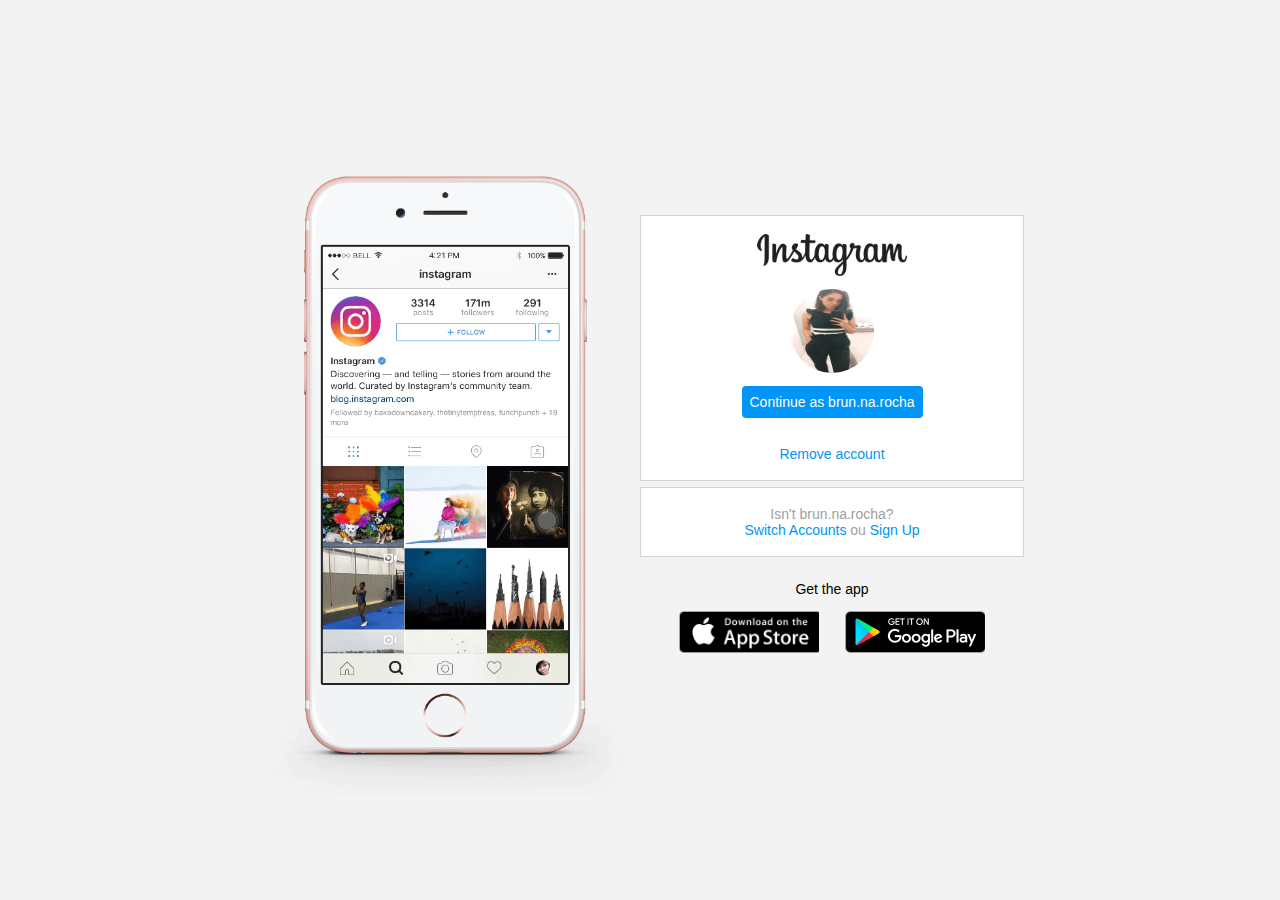
<file: index.html>
<!DOCTYPE html>
<html lang="eng">
<head>
    <meta charset="UTF-8">
    <meta name="viewport" content="width=device-width, initial-scale=1.0">
    <link rel="stylesheet" href="style.css">
    <title>Instagram</title>
</head>
<body>
    <div class="instagram-wrapper">
        <div class="instagram-phone">
            <img src="./img/instagram-celular.png" alt="Imagem de um celular">
        </div>
        <div class="instagram-continue">
            <div class="group">
                <img src="./img/instagram-logo.png" class="instagram-logo" alt="Logo do Instagram">
                <div class="profile-photo">
                    <img src="./img/perfil-instagram.jpg" alt="Foto de perfil do Instagram">
                </div>
                <a href="#" class="instagram-login">Continue as brun.na.rocha</a>
                <a href="#" class="instagram-logout">Remove account</a>
            </div>
            <div class="group">
                <p class="not-account">Isn't brun.na.rocha?</p>
                <p class="not-account">
                    <span class="link-blue">Switch Accounts</span>
                    ou 
                    <span class="link-blue">Sign Up</span>
                </p>
            </div>
            <div class="get-the-app">
                <p class="get-app">Get the app</p>
                <div class="download">
                    <a href="#" class="app-download"></a>
                    <a href="#" class="app-download"></a>
                </div>
            </div>
        </div>
    </div>
</body>
</html>
</file>
<file: style.css>
* {
    padding: 0;
    margin: 0;
    box-sizing: border-box;
    text-decoration: none;
    font-family: sans-serif;
    font-size: 14px;
}

body {
    width: 100%;
    min-height: 100vh;
    background-color: rgb(243, 243, 243);
    margin: 0;
    padding: 0;
    display: flex;
    justify-content: center;
}

.instagram-wrapper {
    display: flex;
    align-items: center;
    justify-content: start;
    width: 60%;
    height: 100vh;
}

.instagram-phone {
    display: flex;
    align-items: center;
    justify-content: center;
    width: 50%;
}

.instagram-phone img {
    height: 50rem;
}

.instagram-continue {
    display: flex;
    align-items: center; /* Posição horizontal */
    justify-content: space-around; /* Posição vertical */
    flex-direction: column;
    width: 50%;
    min-height: 34rem;
}

.group {
    display: flex;
    justify-content: space-between;
    align-items: center;
    flex-direction: column;
    background-color: #ffffff;
    width: 100%;
    padding: 1.3rem 0;
    border: 1px solid lightgray;   
}

.group:nth-child(1) {
    min-height: 19rem;
}

.instagram-logo {
    height: 3rem;
}

.profile-photo {
    display: flex;
    justify-content: center;
    align-items: center;
    border-radius: 50%;
    overflow: hidden; 
}

.profile-photo img {
    height: 6rem;
    width: 6rem;
}

.instagram-login {
    background-color: #0095f6;
    color: #ffffff;
    padding: 8px;
    border-radius: 4px;
}

.instagram-logout {
    color: #0095f6;
    margin-top: 1rem;
}

.not-account {
    color: rgb(160, 160, 160);
}

.link-blue {
    color: #0095f6;
}

.get-the-app {
    display: flex;
    flex-direction: column;
    align-items: center;
    justify-content: center;
    width: 100%;
    padding: 1.3rem 0;
}

.download {
    display: flex;
    width: 100%;
    justify-content: space-evenly;
    align-items: center;
    padding: 1rem;
}

.app-download {
    height: 3rem;
    width: 10rem;
    background-size: cover;
}

.app-download:nth-child(1) {
    background-image: url('./img/apple-button.png');
}

.app-download:nth-child(2) {
    background-image: url('./img/googleplay-button.png');
}

/*  media queries */

@media (max-width: 1024px) {
    .instagram-wrapper {
        width: 90%;
    }
}

@media (max-width: 650px) {
    body {
        background-color: #ffffff;
    }

    .instagram-wrapper {
        width: 90%;
    }

    .instagram-phone {
        display: none;
    }

    .instagram-continue {
        width: 100%;
    }

    .group {
        border: 1px solid transparent;
    }
}
</file>
